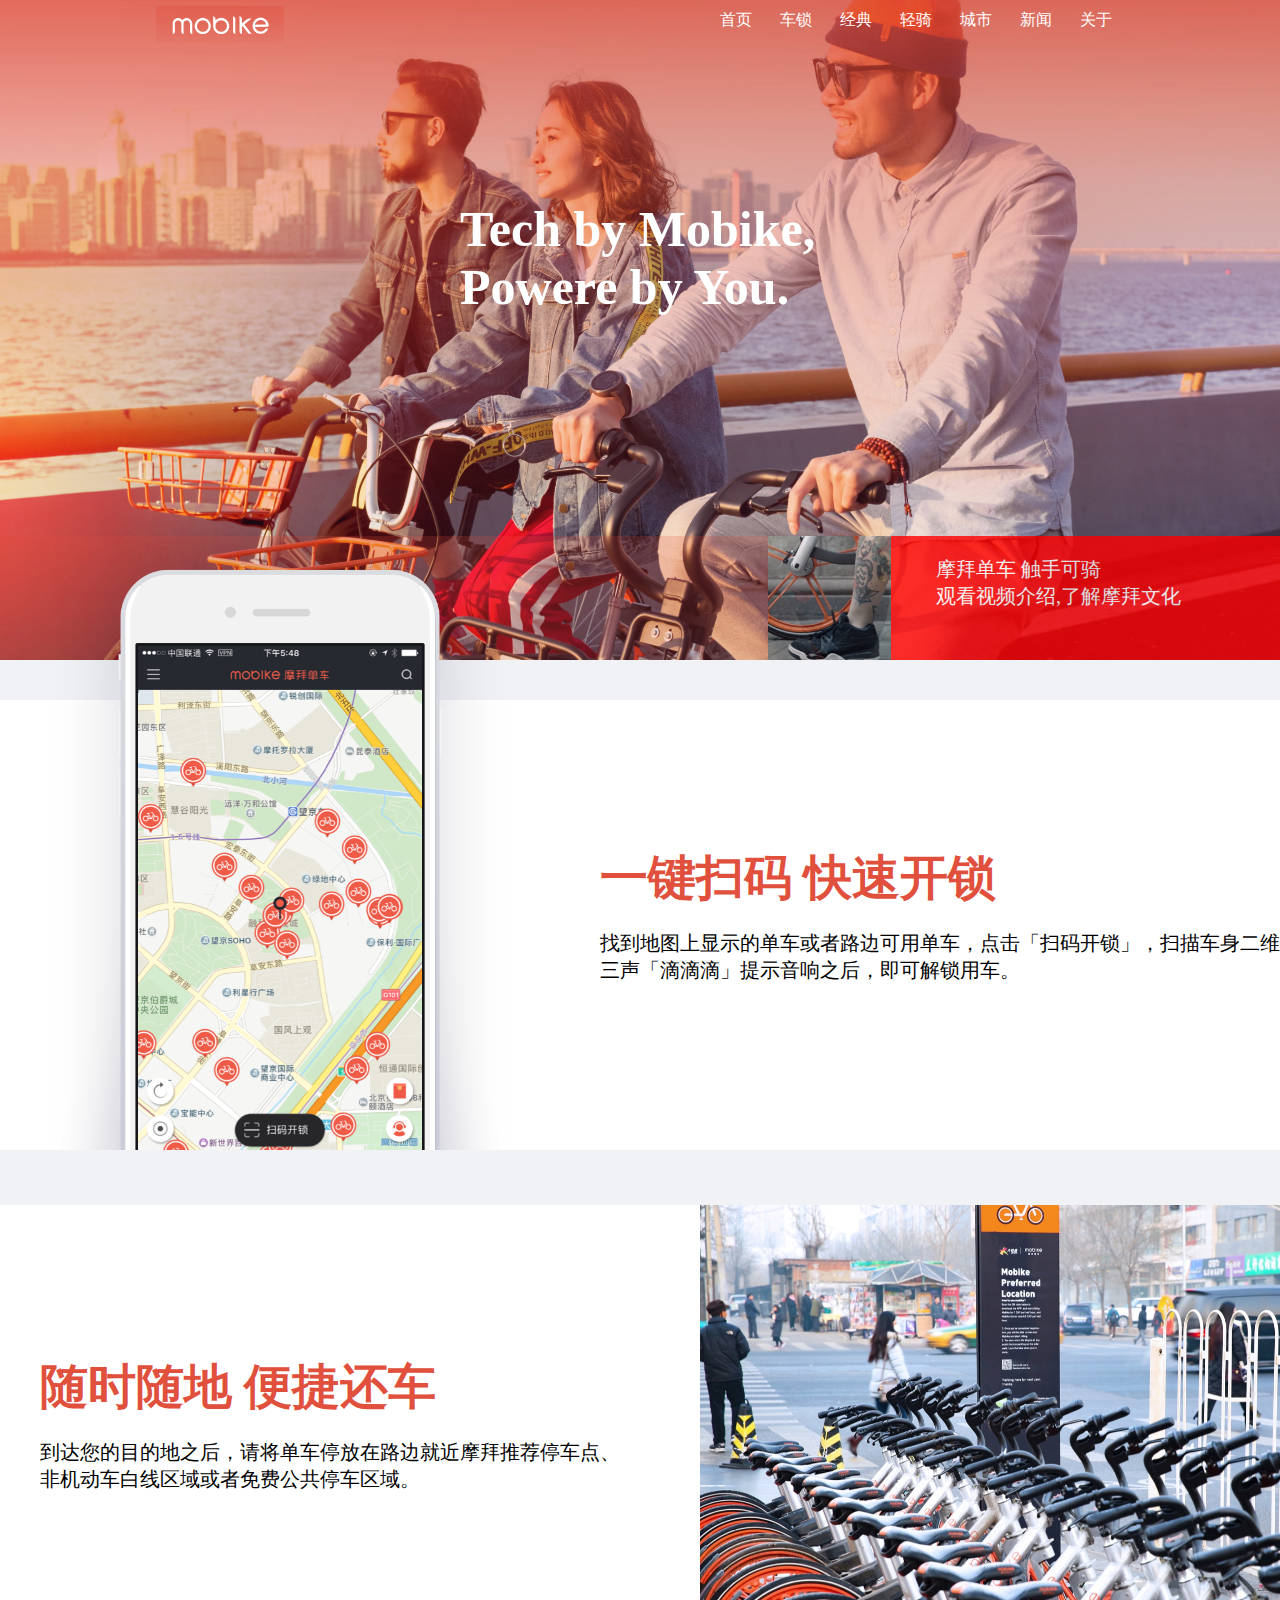
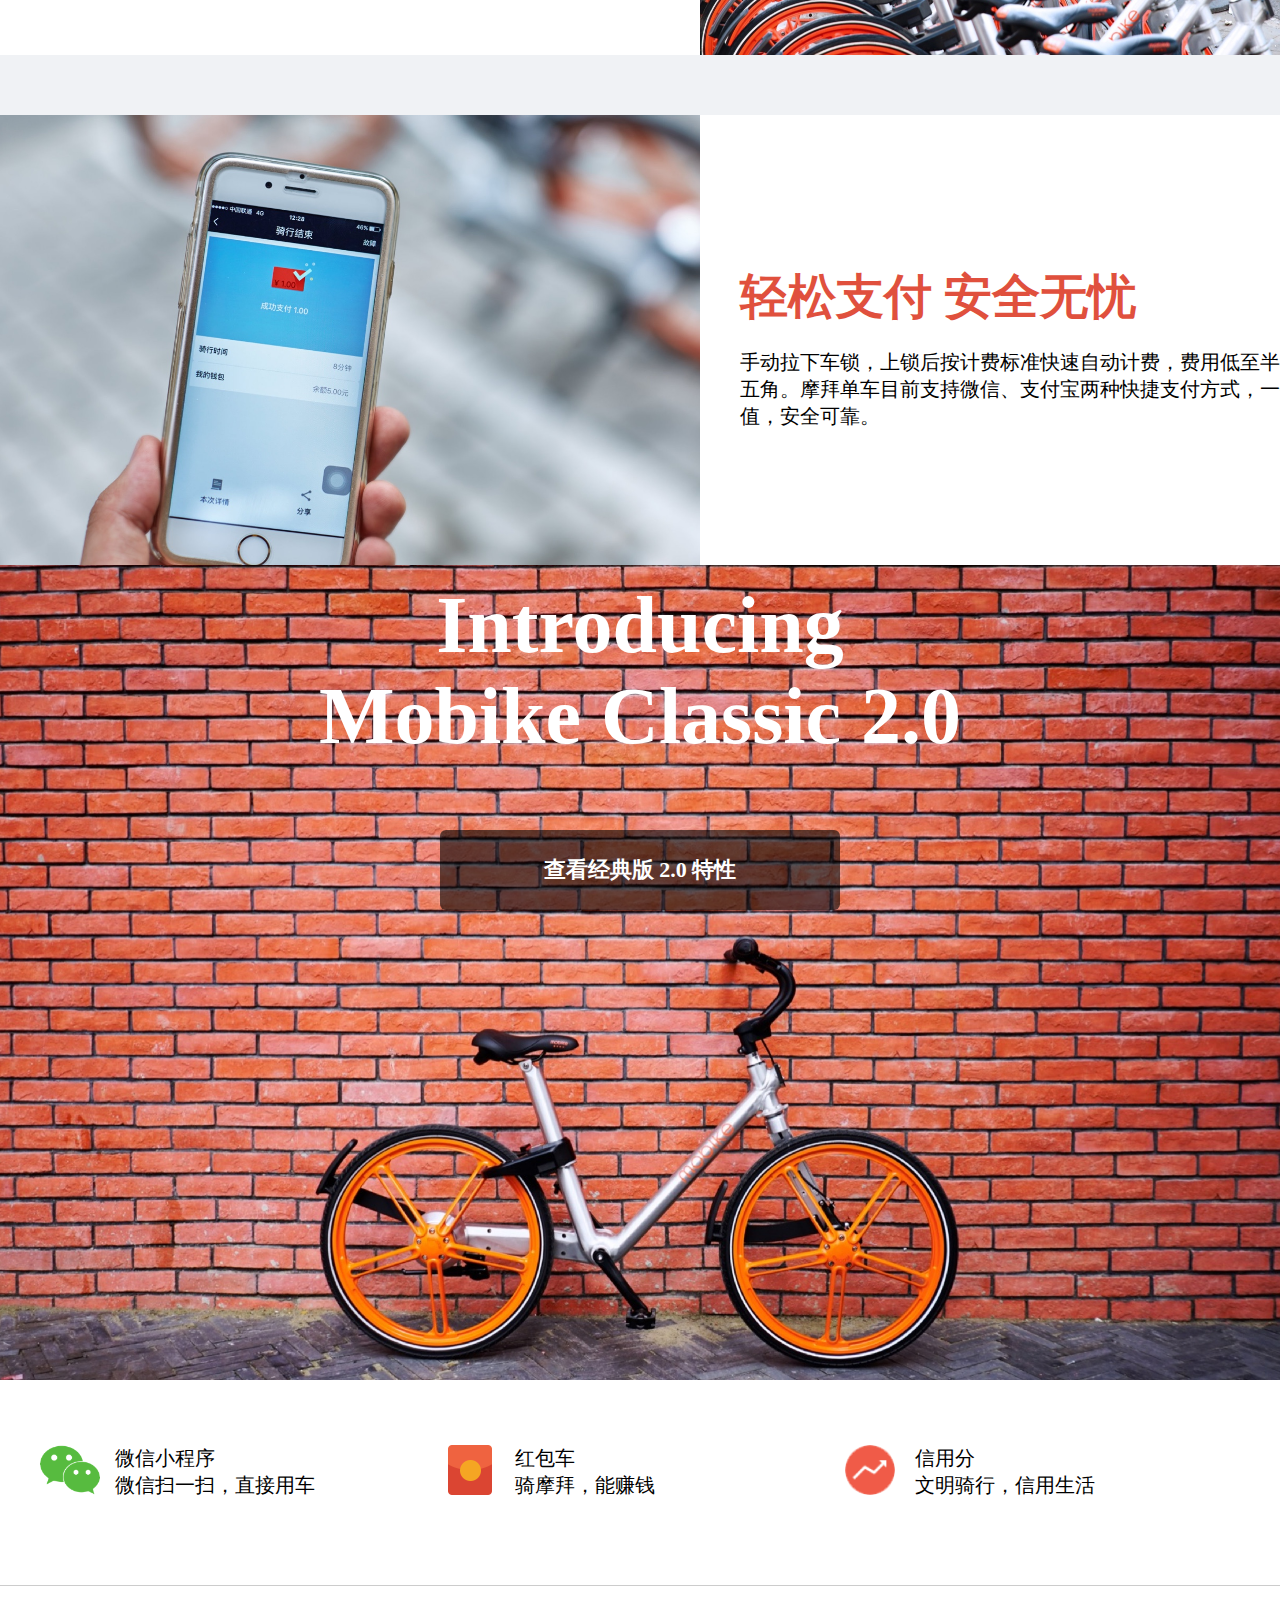
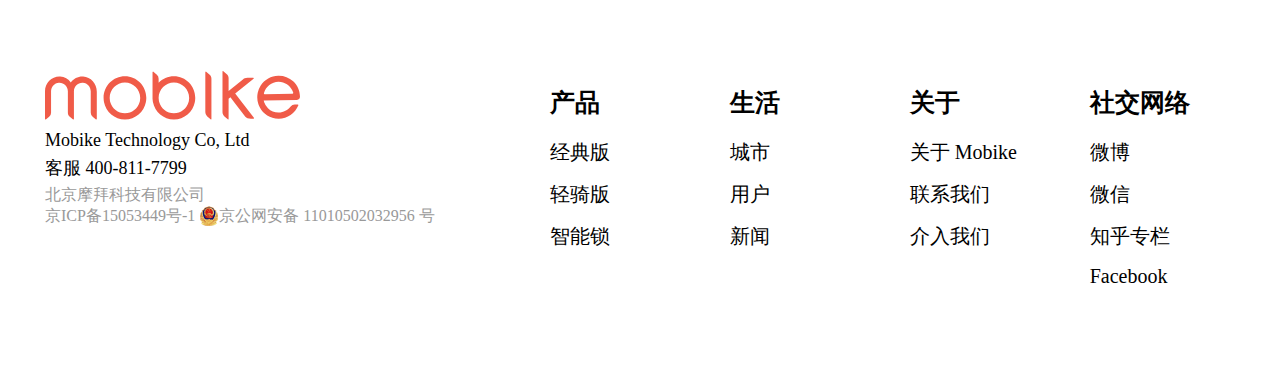
<file: index.html>
<!DOCTYPE html>
<html lang="en">
<head>
	<meta charset="UTF-8">
	<title>摩拜单车</title>
	<meta name="author" content="yang">
	<meta name="keywords" content="摩拜,共享单车,胡玮炜">
	<meta name="description" content="摩拜:改变离家五公里的出行方式">
	<link rel="stylesheet" href="base.css">
	<link rel="stylesheet" href="mobai.css">
	<link rel="icon" href="img/apple-touch-icon.png">
	<script src="mobai.js"></script>
	<script src="jQuery3.2.1.js"></script>
</head>
<body>
<div id="s-all">
	<div id="bgc">
	<nav>
		<h1><a href="javascript:;">摩拜单车</a></h1>
		<ul>
			<li><a href="javascript:;">首页</a></li>
			<li><a href="javascript:;">车锁</a></li>
			<li><a href="javascript:;">经典</a></li>
			<li><a href="qing.html" target="blank">轻骑</a></li>
			<li><a href="javascript:;">城市</a></li>
			<li><a href="javascript:;">新闻</a></li>
			<li><a href="javascript:;">关于</a></li>
		</ul>
		</nav>
		<h2>Tech by Mobike,<br />Powere by You.</h2>
	<div class="statr">
		<a href="javascript:;" id="s-start">立即开始使用  Mobike</a>
		</div>
		<div id="nav-bottom">
			<div class="nav-bottom-left"></div>
			<a href="mo.html"  target="_blank" class="nav-bottom-right"><img src="img/by.png" height="124" width="123" alt="">
			<div class="mobaimobai">
			<h4>摩拜单车 触手可骑</h4>
			<p>观看视频介绍,了解摩拜文化</p>
			</div>
			</a>
		</div>
	</div>
	<div id="s-bottom-all">
		<div id="s-fast">
		<div class="s-fast-left"></div>
		<div class="s-fast-right">
			<h3>一键扫码 快速开锁</h3>
			<p>找到地图上显示的单车或者路边可用单车，点击「扫码开锁」，扫描车身二维码，三声「滴滴滴」提示音响之后，即可解锁用车。</p>
		</div>
		<div id="s-car">
		<div class="s-car-left">
			<h3>随时随地 便捷还车</h3>
			<p>到达您的目的地之后，请将单车停放在路边就近摩拜推荐停车点、非机动车白线区域或者免费公共停车区域。</p>
		</div>
		<div class="s-car-right">
			</div>
			</div>
		<div id="s-easy">
			<div class="s-easy-right">
		</div>
		<div class="s-easy-left">
			<h3>轻松支付 安全无忧</h3>
			<p>手动拉下车锁，上锁后按计费标准快速自动计费，费用低至半小时五角。摩拜单车目前支持微信、支付宝两种快捷支付方式，一键充值，安全可靠。</p>
			</div>
		</div>
		</div>
	</div>
	<div id="s-class">
		<h2>
			Introducing
			<br/>
			Mobike Classic 2.0
		</h2>
		<a href="javascript:;">查看经典版 2.0 特性</a>
	</div>
	<div id="s-down-all">
	<div id="s-sfooter">
		<div class="s-small">
		<div class="s-sicon"></div>
		<div class="s-stext">
			<h4>微信小程序</h4>
			<p>微信扫一扫，直接用车</p>
		</div>
			</div>
		<div class="s-red">
		<div class="s-sicon"></div>
			<div class="s-stext">
				<h4>红包车</h4>
				<p>骑摩拜，能赚钱</p>
		</div>
		</div>
		<div class="s-xin">
		<div class="s-sicon"></div>
			<div class="s-stext">
				<h4>信用分</h4>
				<p>文明骑行，信用生活</p>
		</div>
		</div>
		</div>
	</div>
	<footer>
	<div id="s-footer-lfet">
		<ul>
		<li><a href="javascript:;">
			<svg width="255" height="49" viewBox="0 0 255 49" xmlns="http://www.w3.org/2000/svg"><title>logo</title>
			<path d="M205.88 47.702h2.624c.43 0 .665-.493.405-.83l-18.72-24.344 18.392-14.796c.377-.302.166-.915-.316-.915h-5.693c-2.282 0-3.755.928-4.652 1.638l-14.323 11.5V7.087c0-1.485-.642-2.9-1.752-3.876l-3.51-3.083a.508.508 0 0 0-.843.388V41.33c0 1.464.618 2.856 1.7 3.834l3.562 3.203a.507.507 0 0 0 .845-.38V27.833l1.816-1.463 14.922 19.372c.966 1.236 2.89 1.96 5.54 1.96zm-76.983-5.384c-8.403 0-15.24-6.89-15.26-15.37v-.074c.02-8.474 6.857-15.366 15.26-15.366 8.415 0 15.26 6.912 15.26 15.403 0 8.5-6.845 15.41-15.26 15.41zm21.368-15.407c0-11.887-9.588-21.563-21.368-21.563-5.972 0-11.377 2.49-15.26 6.49v-4.14a5.18 5.18 0 0 0-1.752-3.878L108.373.742a.506.506 0 0 0-.84.387v25.633c-.002.05-.006.1-.006.148 0 .053.004.1.005.15v.744h.018c.465 11.482 9.86 20.68 21.347 20.68 11.78 0 21.368-9.677 21.368-21.572zm-70.32 15.41c-8.412 0-15.26-6.91-15.26-15.407 0-8.49 6.848-15.402 15.26-15.402 8.418 0 15.265 6.913 15.265 15.404 0 8.498-6.847 15.408-15.264 15.408zm21.37-15.407c0-11.888-9.587-21.564-21.37-21.564-11.777 0-21.364 9.675-21.364 21.564 0 11.896 9.59 21.572 21.367 21.572 11.782 0 21.37-9.676 21.37-21.57zM165.58 48.37a.51.51 0 0 0 .85-.387V7.698c0-1.482-.64-2.9-1.75-3.878L161.164.743a.505.505 0 0 0-.84.387v40.195a5.16 5.16 0 0 0 1.697 3.833l3.56 3.208zM45.744 20.58v21.166a5.15 5.15 0 0 0 1.936 4.036l3.306 2.634c.33.263.815.023.815-.404V20.708c0-7.903-5.964-14.717-13.734-15.105-4.982-.25-9.44 2.087-12.22 5.792-2.49-3.328-6.285-5.574-10.652-5.792C6.888 5.183 0 11.93 0 20.283v27.73c0 .428.485.668.815.405l3.308-2.634a5.146 5.146 0 0 0 1.936-4.038V20.582c-.004-4.543 3.37-8.52 7.83-8.82 4.895-.334 8.98 3.617 8.98 8.52v21.464c0 1.575.717 3.064 1.936 4.038l3.308 2.634c.33.263.816.023.816-.405V20.708c0-.143-.015-.283-.018-.425h.02c0-4.906 4.083-8.855 8.98-8.52 4.46.302 7.83 4.276 7.83 8.82zm201.47 2.273l-27.266.466c-.685.017-1.18-.65-.99-1.32 1.814-6.36 7.594-11.082 14.484-11.2a15.07 15.07 0 0 1 4.616.63c4.804 1.456 8.618 5.244 10.122 10.073.205.66-.273 1.342-.964 1.353zm7.77 2.95c-.068-5.923-2.488-11.44-6.798-15.47a21.252 21.252 0 0 0-14.97-5.69c-7.103.166-13.613 3.8-17.646 10.058a20.648 20.648 0 0 0-2.845 6.983c-2.396 11.66 4.58 22.078 14.677 25.12 2.046.615 4.22.93 6.463.89 8.532-.145 16.28-5.515 19.517-13.442a.513.513 0 0 0-.474-.705l-3.19-.016a5.027 5.027 0 0 0-4.03 1.958c-2.814 3.657-7.185 5.966-11.89 6.045a15.023 15.023 0 0 1-10.84-4.315 15.22 15.22 0 0 1-4.252-7.72l33.254-.57c1.69-.028 3.04-1.43 3.024-3.13z" fill="#F05B48" fill-rule="evenodd"/>
		</svg>
		</a>
		</li>
			<li>Mobike Technology Co, Ltd</li>
			<li>客服 400-811-7799</li>
			<li class="s-sul-li">北京摩拜科技有限公司<br/>
			京ICP备15053449号-1 <img src="img/beianbgs-40.png">京公网安备 11010502032956 号</li>
		</ul>
	</div>
	<div id="s-footer-right">
	<div class="s-right-first">
		<h3><a href="javascript:;">产品</a></h3>
		<ul>
			<li><a href="javascript:;">经典版</a></li>
			<li><a href="javascript:;">轻骑版</a></li>
			<li><a href="javascript:;">智能锁</a></li>
		</ul>
		</div>
		<div class="s-right-second">
		<h3><a href="javascript:;">生活</a></h3>
		<ul>
			<li><a href="javascript:;">城市</a></li>
			<li><a href="javascript:;">用户</a></li>
			<li><a href="javascript:;">新闻</a></li>
		</ul>
		</div>
		<div class="s-right-third">
		<h3><a href="javascript:;">关于</a></h3>
		<ul>
			<li><a href="javascript:;">关于 Mobike</a></li>
			<li><a href="javascript:;">联系我们</a></li>
			<li><a href="javascript:;">介入我们</a></li>
		</ul>
		</div>
		<div class="s-right-wechat">
		<h3><a href="javascript:;">社交网络</a></h3>
		<ul>
			<li><a href="javascript:;">微博</a></li>
			<li><a href="javascript:;">微信</a></li>
			<li><a href="javascript:;">知乎专栏</a></li>
			<li><a href="javascript:;">Facebook</a></li>
		</ul>
		</div>
	</div>
	</footer>
</body>

</html>
</file>
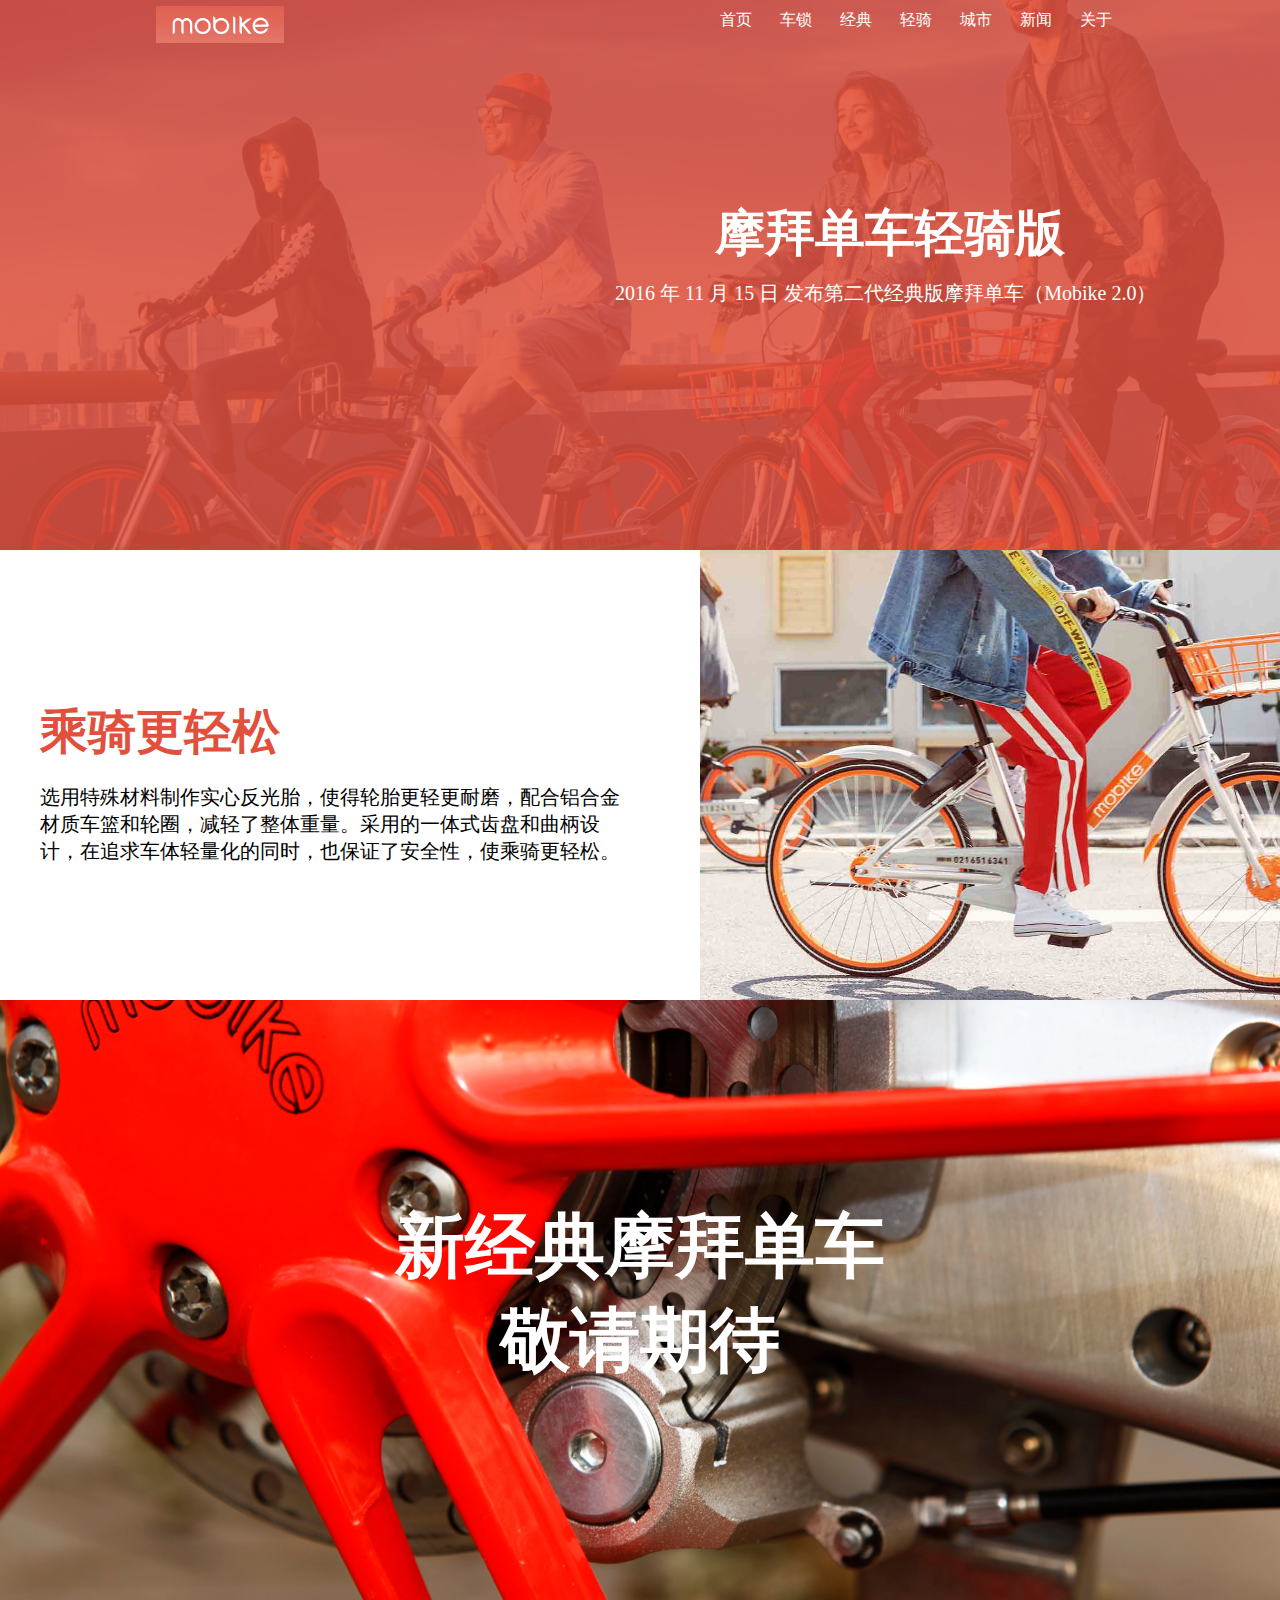
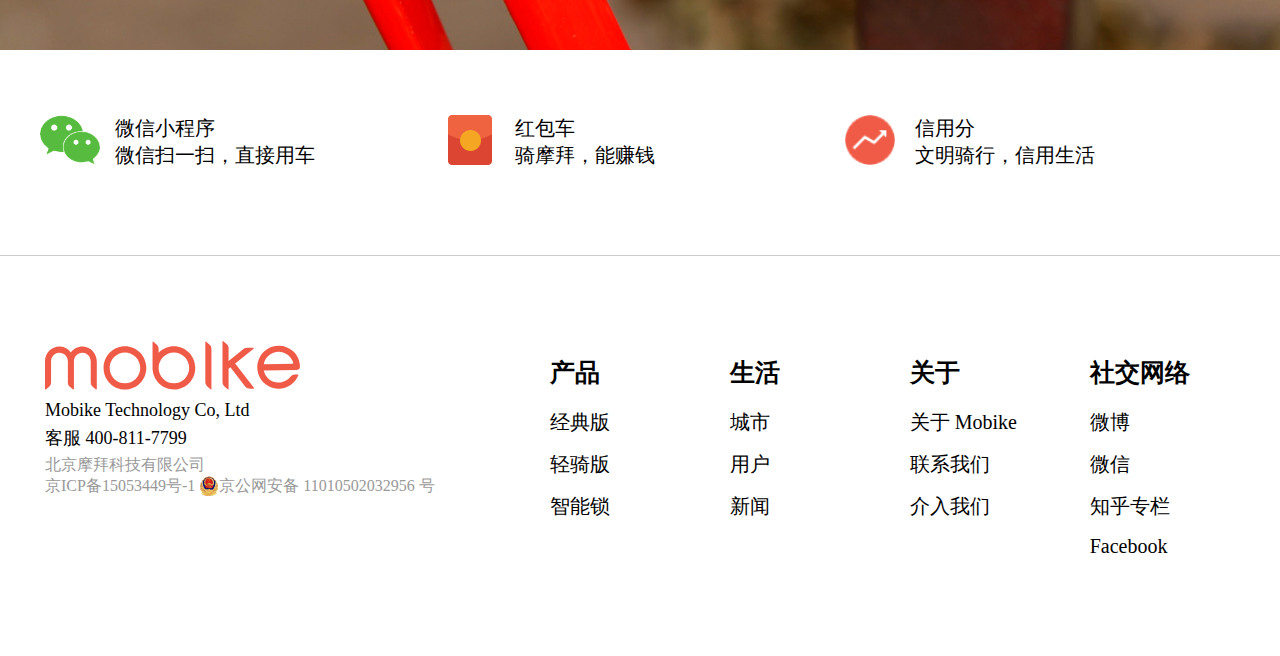
<file: qing.html>
<!DOCTYPE html>
<html lang="en">
<head>
	<meta charset="UTF-8">
	<title>摩拜单车</title>
	<meta name="author" content="yang">
	<meta name="keywords" content="摩拜,共享单车,胡玮炜">
	<meta name="description" content="摩拜:改变离家五公里的出行方式">
	<link rel="stylesheet" href="base.css">
	<link rel="stylesheet" href="qing.css">
	<link rel="icon" href="img/apple-touch-icon.png">
</head>
<body>
<div id="u-all">
<div class="u-header"></div>
	<div id="u-bgc">
	<nav>
		<h1><a href="javascript:;">摩拜单车</a></h1>
		<ul>
			<li><a href="javascript:;">首页</a></li>
			<li><a href="javascript:;">车锁</a></li>
			<li><a href="javascript:;">经典</a></li>
			<li><a href="javascript:;">轻骑</a></li>
			<li><a href="javascript:;">城市</a></li>
			<li><a href="javascript:;">新闻</a></li>
			<li><a href="javascript:;">关于</a></li>
		</ul>
		</nav>
		<h2>摩拜单车轻骑版</h2>
		<h4>2016 年 11 月 15 日 发布第二代经典版摩拜单车（Mobike 2.0）</h4>
	</div>
	<div id="u-bottom-all">
		<div id="u-car">
		<div class="u-car-left">
			<h3>乘骑更轻松</h3>
			<p>选用特殊材料制作实心反光胎，使得轮胎更轻更耐磨，配合铝合金材质车篮和轮圈，减轻了整体重量。采用的一体式齿盘和曲柄设计，在追求车体轻量化的同时，也保证了安全性，使乘骑更轻松。</p>
		</div>
		<div class="u-car-right">
			</div>
			</div>
			<div class="u-bike">
				<h2>新经典摩拜单车<br/>
				敬请期待
				</h2>
			</div>
	</div>
	<div id="u-down-all">
		<div id="u-sfooter">
		<div class="u-small">
		<div class="u-sicon"></div>
		<div class="u-stext">
			<h4>微信小程序</h4>
			<p>微信扫一扫，直接用车</p>
		</div>
			</div>
		<div class="u-red">
		<div class="u-sicon"></div>
			<div class="u-stext">
				<h4>红包车</h4>
				<p>骑摩拜，能赚钱</p>
		</div>
		</div>
		<div class="u-xin">
		<div class="u-sicon"></div>
			<div class="u-stext">
				<h4>信用分</h4>
				<p>文明骑行，信用生活</p>
		</div>
		</div>
		</div>
	</div>
	<footer>
	<div id="u-footer-lfet">
		<ul>
		<li><a href="javascript:;">
			<svg width="255" height="49" viewBox="0 0 255 49" xmlns="http://www.w3.org/2000/svg"><title>logo</title>
			<path d="M205.88 47.702h2.624c.43 0 .665-.493.405-.83l-18.72-24.344 18.392-14.796c.377-.302.166-.915-.316-.915h-5.693c-2.282 0-3.755.928-4.652 1.638l-14.323 11.5V7.087c0-1.485-.642-2.9-1.752-3.876l-3.51-3.083a.508.508 0 0 0-.843.388V41.33c0 1.464.618 2.856 1.7 3.834l3.562 3.203a.507.507 0 0 0 .845-.38V27.833l1.816-1.463 14.922 19.372c.966 1.236 2.89 1.96 5.54 1.96zm-76.983-5.384c-8.403 0-15.24-6.89-15.26-15.37v-.074c.02-8.474 6.857-15.366 15.26-15.366 8.415 0 15.26 6.912 15.26 15.403 0 8.5-6.845 15.41-15.26 15.41zm21.368-15.407c0-11.887-9.588-21.563-21.368-21.563-5.972 0-11.377 2.49-15.26 6.49v-4.14a5.18 5.18 0 0 0-1.752-3.878L108.373.742a.506.506 0 0 0-.84.387v25.633c-.002.05-.006.1-.006.148 0 .053.004.1.005.15v.744h.018c.465 11.482 9.86 20.68 21.347 20.68 11.78 0 21.368-9.677 21.368-21.572zm-70.32 15.41c-8.412 0-15.26-6.91-15.26-15.407 0-8.49 6.848-15.402 15.26-15.402 8.418 0 15.265 6.913 15.265 15.404 0 8.498-6.847 15.408-15.264 15.408zm21.37-15.407c0-11.888-9.587-21.564-21.37-21.564-11.777 0-21.364 9.675-21.364 21.564 0 11.896 9.59 21.572 21.367 21.572 11.782 0 21.37-9.676 21.37-21.57zM165.58 48.37a.51.51 0 0 0 .85-.387V7.698c0-1.482-.64-2.9-1.75-3.878L161.164.743a.505.505 0 0 0-.84.387v40.195a5.16 5.16 0 0 0 1.697 3.833l3.56 3.208zM45.744 20.58v21.166a5.15 5.15 0 0 0 1.936 4.036l3.306 2.634c.33.263.815.023.815-.404V20.708c0-7.903-5.964-14.717-13.734-15.105-4.982-.25-9.44 2.087-12.22 5.792-2.49-3.328-6.285-5.574-10.652-5.792C6.888 5.183 0 11.93 0 20.283v27.73c0 .428.485.668.815.405l3.308-2.634a5.146 5.146 0 0 0 1.936-4.038V20.582c-.004-4.543 3.37-8.52 7.83-8.82 4.895-.334 8.98 3.617 8.98 8.52v21.464c0 1.575.717 3.064 1.936 4.038l3.308 2.634c.33.263.816.023.816-.405V20.708c0-.143-.015-.283-.018-.425h.02c0-4.906 4.083-8.855 8.98-8.52 4.46.302 7.83 4.276 7.83 8.82zm201.47 2.273l-27.266.466c-.685.017-1.18-.65-.99-1.32 1.814-6.36 7.594-11.082 14.484-11.2a15.07 15.07 0 0 1 4.616.63c4.804 1.456 8.618 5.244 10.122 10.073.205.66-.273 1.342-.964 1.353zm7.77 2.95c-.068-5.923-2.488-11.44-6.798-15.47a21.252 21.252 0 0 0-14.97-5.69c-7.103.166-13.613 3.8-17.646 10.058a20.648 20.648 0 0 0-2.845 6.983c-2.396 11.66 4.58 22.078 14.677 25.12 2.046.615 4.22.93 6.463.89 8.532-.145 16.28-5.515 19.517-13.442a.513.513 0 0 0-.474-.705l-3.19-.016a5.027 5.027 0 0 0-4.03 1.958c-2.814 3.657-7.185 5.966-11.89 6.045a15.023 15.023 0 0 1-10.84-4.315 15.22 15.22 0 0 1-4.252-7.72l33.254-.57c1.69-.028 3.04-1.43 3.024-3.13z" fill="#F05B48" fill-rule="evenodd"/>
		</svg>
		</a>
		</li>
			<li>Mobike Technology Co, Ltd</li>
			<li>客服 400-811-7799</li>
			<li class="u-sul-li">北京摩拜科技有限公司<br/>
			京ICP备15053449号-1 <img src="img/beianbgs-40.png">京公网安备 11010502032956 号</li>
		</ul>
	</div>
	<div id="u-footer-right">
	<div class="u-right-first">
		<h3><a href="javascript:;">产品</a></h3>
		<ul>
			<li><a href="javascript:;">经典版</a></li>
			<li><a href="javascript:;">轻骑版</a></li>
			<li><a href="javascript:;">智能锁</a></li>
		</ul>
		</div>
		<div class="u-right-second">
		<h3><a href="javascript:;">生活</a></h3>
		<ul>
			<li><a href="javascript:;">城市</a></li>
			<li><a href="javascript:;">用户</a></li>
			<li><a href="javascript:;">新闻</a></li>
		</ul>
		</div>
		<div class="u-right-third">
		<h3><a href="javascript:;">关于</a></h3>
		<ul>
			<li><a href="javascript:;">关于 Mobike</a></li>
			<li><a href="javascript:;">联系我们</a></li>
			<li><a href="javascript:;">介入我们</a></li>
		</ul>
		</div>
		<div class="u-right-wechat">
		<h3><a href="javascript:;">社交网络</a></h3>
		<ul>
			<li><a href="javascript:;">微博</a></li>
			<li><a href="javascript:;">微信</a></li>
			<li><a href="javascript:;">知乎专栏</a></li>
			<li><a href="javascript:;">Facebook</a></li>
		</ul>
		</div>
	</div>
	</footer>
</body>

</html>
</file>
<file: base.css>
body,ul,ol,dl,dd,h1,h2,h3,h4,h5,h6,p,input {
			margin: 0;
			padding: 0;
		}
		a {
			color: #000;
			text-decoration: none;
		}
		ul,ol {
			list-style: none;
		}
		b,strong,h1,h2,h3,h4,h5,h6 {
			font-weight: normal;
			font-size: 16px;
		}
		i,em {
			font-style: normal;
		}
		img,input {
			vertical-align: top;
		}
		input {
			outline: none;
		}
		.fl {
			float: left;
		}
		.fr {
			float: right;
		}
		.clear-fix:after {
			content: "";
			display: block;
			clear: both;
		}
		.clear-fix {
			zoom: 1;
		}
</file>
<file: mobai.css>
#s-all {
  width: 100%; }

#bgc {
  width: 100%;
  height: 660px;
  background: url(img/hero-bg-2.jpg) no-repeat top center;
  background-size: 100%;
  position: relative; }

#bgc nav {
  width: 1000px;
  margin: 0 auto; }

#bgc nav h1 a {
  float: left;
  display: block;
  width: 160px;
  height: 50px;
  text-indent: -9999px;
  background: url(img/mobai-logo.png) no-repeat center center;
  background-size: 80%; }

#bgc nav ul {
  margin-top: 10px;
  width: 420px;
  float: right; }

#bgc nav ul li {
  width: 60px;
  float: left; }
  #bgc nav ul li a {
    color: #fff; }

#bgc h2 {
  font-size: 50px;
  color: #fff;
  font-weight: 900;
  position: absolute;
  top: 200px;
  left: 460px;
  width: 430px; }

#bgc .statr a {
  display: inline-block;
  width: 300px;
  height: 60px;
  font-size: 20px;
  color: #fff;
  font-weight: bold;
  line-height: 60px;
  text-align: center;
  background-color: rgba(0, 0, 0, 0.4);
  position: absolute;
  top: 345px;
  left: 520px;
  border-radius: 5px;
  display: none; }
  #bgc .statr a:hover {
    -webkit-transition: 0.5s all ease;
    -ms-transition: 0.5s all ease;
    -moz-transition: 0.5s all ease;
    transition: 0.5s all ease;
    background-color: rgba(0, 0, 0, 0.8); }

#nav-bottom {
  width: 100%;
  position: absolute;
  bottom: 0;
  left: 0;
  display: flex; }

#nav-bottom .nav-bottom-left {
  flex: 3;
  width: 60%;
  background: rgba(224, 80, 61, 0.2); }

#nav-bottom a {
  flex: 2;
  display: inline-block;
  width: 40%;
  background: red;
  opacity: 0.8; }
  #nav-bottom a:hover {
    background: red;
    opacity: 0.4; }

#nav-bottom .nav-bottom-right img {
  float: left; }

#nav-bottom .nav-bottom-right .mobaimobai {
  margin-left: 40px;
  float: left;
  margin-top: 15px;
  padding: 5px; }
  #nav-bottom .nav-bottom-right .mobaimobai h4, #nav-bottom .nav-bottom-right .mobaimobai p {
    font-size: 20px;
    color: #fff; }

#s-bottom-all {
  width: 100%;
  height: 1500px;
  background-color: #f0f2f5;
  padding-top: 20px; }

#s-fast {
  width: 1400px;
  height: 450px;
  margin: 0 auto;
  margin-top: 20px;
  background-color: #fff; }
  #s-fast .s-fast-left {
    width: 40%;
    height: 700px;
    position: relative;
    float: left;
    margin-top: -195px;
    background: url(img/section-phone.png) no-repeat top center;
    background-size: 85%; }
  #s-fast .s-fast-right {
    width: 60%;
    height: 100%;
    display: flex;
    flex-direction: column;
    justify-content: center;
    box-sizing: border-box;
    padding-right: 80px;
    padding-left: 40px; }
    #s-fast .s-fast-right h3 {
      font-size: 3em;
      color: #e0503d;
      font-weight: bold; }
    #s-fast .s-fast-right p {
      font-size: 20px;
      display: block;
      -webkit-margin-before: 1em;
      -webkit-margin-after: 1em;
      -webkit-margin-start: 0px;
      -webkit-margin-end: 0px; }

#s-car {
  width: 1400px;
  height: 450px;
  margin: 0 auto;
  margin-top: 20px;
  background-color: #fff;
  display: flex; }
  #s-car .s-car-left {
    width: 50%;
    height: 100%;
    box-sizing: border-box;
    padding-right: 80px;
    padding-left: 40px; }
    #s-car .s-car-left h3 {
      font-size: 3em;
      color: #e0503d;
      font-weight: bold;
      margin-top: 150px; }
    #s-car .s-car-left p {
      font-size: 20px;
      display: block;
      -webkit-margin-before: 1em;
      -webkit-margin-after: 1em;
      -webkit-margin-start: 0px;
      -webkit-margin-end: 0px; }
  #s-car .s-car-right {
    width: 700px;
    height: 450px;
    background: url(img/section-2.jpg) center;
    background-size: cover; }

#s-easy {
  width: 1400px;
  height: 450px;
  margin: 0 auto;
  margin-top: 60px;
  background-color: #fff;
  display: flex; }
  #s-easy .s-easy-left {
    width: 50%;
    height: 100%;
    background-color: #fff;
    box-sizing: border-box;
    padding-right: 80px;
    padding-left: 40px; }
    #s-easy .s-easy-left h3 {
      font-size: 3em;
      color: #e0503d;
      font-weight: bold;
      margin-top: 150px; }
    #s-easy .s-easy-left p {
      font-size: 20px;
      display: block;
      -webkit-margin-before: 1em;
      -webkit-margin-after: 1em;
      -webkit-margin-start: 0px;
      -webkit-margin-end: 0px; }
  #s-easy .s-easy-right {
    width: 700px;
    height: 450px;
    background: url(img/section-3.jpg) center;
    background-size: cover; }

#s-class {
  width: 100%;
  height: 900px;
  background: url(img/product-callout.jpg) no-repeat bottom center;
  background-size: cover;
  margin-top: -150px; }
  #s-class h2 {
    width: 800px;
    height: 200px;
    font-size: 80px;
    color: #fff;
    font-weight: bold;
    text-align: center;
    margin: 50px auto;
    border-sizing: border-box;
    padding-top: 100px; }
  #s-class a {
    display: block;
    width: 400px;
    height: 80px;
    font-size: 22px;
    font-weight: 900;
    color: #fff;
    line-height: 80px;
    text-align: center;
    background: rgba(0, 0, 0, 0.6);
    margin: 0 auto;
    border-radius: 6px; }
    #s-class a:hover {
      -webkit-transition: 0.5s all ease;
      -ms-transition: 0.5s all ease;
      -moz-transition: 0.5s all ease;
      transition: 0.5s all ease;
      background-color: rgba(0, 0, 0, 0.9); }

#s-down-all {
  width: 100%;
  border-bottom: 1px solid #ccc; }

#s-sfooter {
  width: 1200px;
  margin: 40px auto;
  display: flex; }
  #s-sfooter .s-small {
    margin-top: 25px;
    height: 100px;
    box-sizing: border-box;
    flex: 1; }
    #s-sfooter .s-small .s-sicon {
      width: 60px;
      height: 50px;
      background: url(img/icon-wechat.png) no-repeat center;
      background-size: contain;
      float: left; }
    #s-sfooter .s-small .s-stext {
      margin-left: 75px; }
      #s-sfooter .s-small .s-stext h4 {
        font-size: 20px; }
      #s-sfooter .s-small .s-stext p {
        font-size: 20px; }
  #s-sfooter .s-red {
    margin-top: 25px;
    box-sizing: border-box;
    flex: 1; }
    #s-sfooter .s-red .s-sicon {
      width: 60px;
      height: 50px;
      background: url(img/icon-rp.png) no-repeat center;
      background-size: contain;
      float: left; }
    #s-sfooter .s-red .s-stext {
      margin-left: 75px; }
      #s-sfooter .s-red .s-stext h4 {
        font-size: 20px; }
      #s-sfooter .s-red .s-stext p {
        font-size: 20px; }
  #s-sfooter .s-xin {
    margin-top: 25px;
    box-sizing: border-box;
    flex: 1; }
    #s-sfooter .s-xin .s-sicon {
      width: 60px;
      height: 50px;
      background: url(img/icon-xinyong.png) no-repeat center;
      background-size: contain;
      float: left; }
    #s-sfooter .s-xin .s-stext {
      margin-left: 75px; }
      #s-sfooter .s-xin .s-stext h4 {
        font-size: 20px; }
      #s-sfooter .s-xin .s-stext p {
        font-size: 20px; }

footer {
  width: 1300px;
  height: 300px;
  margin: 20px auto;
  display: flex;
  margin-bottom: 80px; }
  footer #s-footer-lfet {
    height: 300px;
    box-sizing: border-box;
    padding-top: 60px;
    padding-left: 40px; }
    footer #s-footer-lfet li {
      font-size: 18px;
      margin: 5px; }
    footer #s-footer-lfet .s-sul-li {
      font-size: 16px;
      color: #999; }
      footer #s-footer-lfet .s-sul-li img {
        width: 20px;
        height: 20px; }
  footer #s-footer-right {
    margin-top: 80px;
    margin-left: 80px; }
    footer #s-footer-right h3 {
      font-size: 25px;
      font-weight: 900;
      margin-bottom: 20px; }
    footer #s-footer-right li {
      font-size: 20px;
      margin-top: 15px; }
    footer #s-footer-right .s-right-first {
      width: 150px;
      height: 150px;
      box-sizing: border-box;
      margin-left: 30px;
      float: left; }
    footer #s-footer-right .s-right-second {
      width: 150px;
      height: 150px;
      margin-left: 30px;
      box-sizing: border-box;
      float: left; }
    footer #s-footer-right .s-right-third {
      width: 150px;
      height: 150px;
      margin-left: 30px;
      box-sizing: border-box;
      float: left; }
    footer #s-footer-right .s-right-wechat {
      width: 150px;
      height: 150px;
      margin-left: 30px;
      box-sizing: border-box;
      float: left; }

/*# sourceMappingURL=mobai.css.map */
</file>
<file: qing.css>
#u-all {
  width: 100%; }
  #u-all .u-header {
    position: relative;
    width: 100%;
    height: 600px;
    background: url(img2/header-cities.jpg) no-repeat center;
    background-size: cover; }

#u-bgc {
  width: 100%;
  height: 600px;
  background: rgba(224, 80, 61, 0.85);
  position: absolute;
  top: 0;
  left: 0; }

#u-bgc nav {
  width: 1000px;
  margin: 0 auto; }

#u-bgc nav h1 a {
  float: left;
  display: block;
  width: 160px;
  height: 50px;
  text-indent: -9999px;
  background: url(img/mobai-logo.png) no-repeat center center;
  background-size: 80%; }

#u-bgc nav ul {
  margin-top: 10px;
  width: 420px;
  float: right; }

#u-bgc nav ul li {
  width: 60px;
  float: left; }
  #u-bgc nav ul li a {
    color: #fff; }

#u-bgc h2 {
  font-size: 50px;
  color: #fff;
  font-weight: 900;
  position: absolute;
  top: 200px;
  left: 715px;
  width: 430px; }

#u-bgc h4 {
  font-size: 20px;
  color: #fff;
  font-weight: 300;
  position: absolute;
  top: 280px;
  left: 615px;
  width: 600px; }

#u-bottom-all {
  width: 100%;
  background-color: #f0f2f5;
  padding-top: 20px; }

#u-car {
  width: 1400px;
  height: 450px;
  margin: 0 auto;
  margin-top: -70px;
  background-color: #fff;
  display: flex;
  position: relative;
  top: 0;
  left: 0;
  z-index: 10; }
  #u-car .u-car-left {
    width: 50%;
    height: 100%;
    box-sizing: border-box;
    padding-right: 80px;
    padding-left: 40px; }
    #u-car .u-car-left h3 {
      font-size: 3em;
      color: #e0503d;
      font-weight: bold;
      margin-top: 150px; }
    #u-car .u-car-left p {
      font-size: 20px;
      display: block;
      -webkit-margin-before: 1em;
      -webkit-margin-after: 1em;
      -webkit-margin-start: 0px;
      -webkit-margin-end: 0px; }
  #u-car .u-car-right {
    width: 700px;
    height: 450px;
    background: url(img2/lite1.jpg) center;
    background-size: cover; }

.u-bike {
  width: 100%;
  height: 700px;
  background-color: cyan;
  background: url(img2/product-02.jpg) top no-repeat;
  background-size: cover;
  position: relative;
  margin-top: -50px; }
  .u-bike h2 {
    width: 500px;
    height: 200px;
    font-size: 70px;
    color: #fff;
    font-weight: 900;
    position: absolute;
    top: 50%;
    left: 50%;
    margin-top: -100px;
    margin-left: -250px;
    text-align: center; }

#u-down-all {
  width: 100%;
  border-bottom: 1px solid #ccc; }

#u-sfooter {
  width: 1200px;
  margin: 40px auto;
  display: flex; }
  #u-sfooter .u-small {
    margin-top: 25px;
    height: 100px;
    box-sizing: border-box;
    flex: 1; }
    #u-sfooter .u-small .u-sicon {
      width: 60px;
      height: 50px;
      background: url(img/icon-wechat.png) no-repeat center;
      background-size: contain;
      float: left; }
    #u-sfooter .u-small .u-stext {
      margin-left: 75px; }
      #u-sfooter .u-small .u-stext h4 {
        font-size: 20px; }
      #u-sfooter .u-small .u-stext p {
        font-size: 20px; }
  #u-sfooter .u-red {
    margin-top: 25px;
    box-sizing: border-box;
    flex: 1; }
    #u-sfooter .u-red .u-sicon {
      width: 60px;
      height: 50px;
      background: url(img/icon-rp.png) no-repeat center;
      background-size: contain;
      float: left; }
    #u-sfooter .u-red .u-stext {
      margin-left: 75px; }
      #u-sfooter .u-red .u-stext h4 {
        font-size: 20px; }
      #u-sfooter .u-red .u-stext p {
        font-size: 20px; }
  #u-sfooter .u-xin {
    margin-top: 25px;
    box-sizing: border-box;
    flex: 1; }
    #u-sfooter .u-xin .u-sicon {
      width: 60px;
      height: 50px;
      background: url(img/icon-xinyong.png) no-repeat center;
      background-size: contain;
      float: left; }
    #u-sfooter .u-xin .u-stext {
      margin-left: 75px; }
      #u-sfooter .u-xin .u-stext h4 {
        font-size: 20px; }
      #u-sfooter .u-xin .u-stext p {
        font-size: 20px; }

footer {
  width: 1300px;
  height: 300px;
  margin: 20px auto;
  display: flex;
  margin-bottom: 80px; }
  footer #u-footer-lfet {
    height: 300px;
    box-sizing: border-box;
    padding-top: 60px;
    padding-left: 40px; }
    footer #u-footer-lfet li {
      font-size: 18px;
      margin: 5px; }
    footer #u-footer-lfet .u-sul-li {
      font-size: 16px;
      color: #999; }
      footer #u-footer-lfet .u-sul-li img {
        width: 20px;
        height: 20px; }
  footer #u-footer-right {
    margin-top: 80px;
    margin-left: 80px; }
    footer #u-footer-right h3 {
      font-size: 25px;
      font-weight: 900;
      margin-bottom: 20px; }
    footer #u-footer-right li {
      font-size: 20px;
      margin-top: 15px; }
    footer #u-footer-right .u-right-first {
      width: 150px;
      height: 150px;
      box-sizing: border-box;
      margin-left: 30px;
      float: left; }
    footer #u-footer-right .u-right-second {
      width: 150px;
      height: 150px;
      margin-left: 30px;
      box-sizing: border-box;
      float: left; }
    footer #u-footer-right .u-right-third {
      width: 150px;
      height: 150px;
      margin-left: 30px;
      box-sizing: border-box;
      float: left; }
    footer #u-footer-right .u-right-wechat {
      width: 150px;
      height: 150px;
      margin-left: 30px;
      box-sizing: border-box;
      float: left; }

/*# sourceMappingURL=qing.css.map */
</file>
